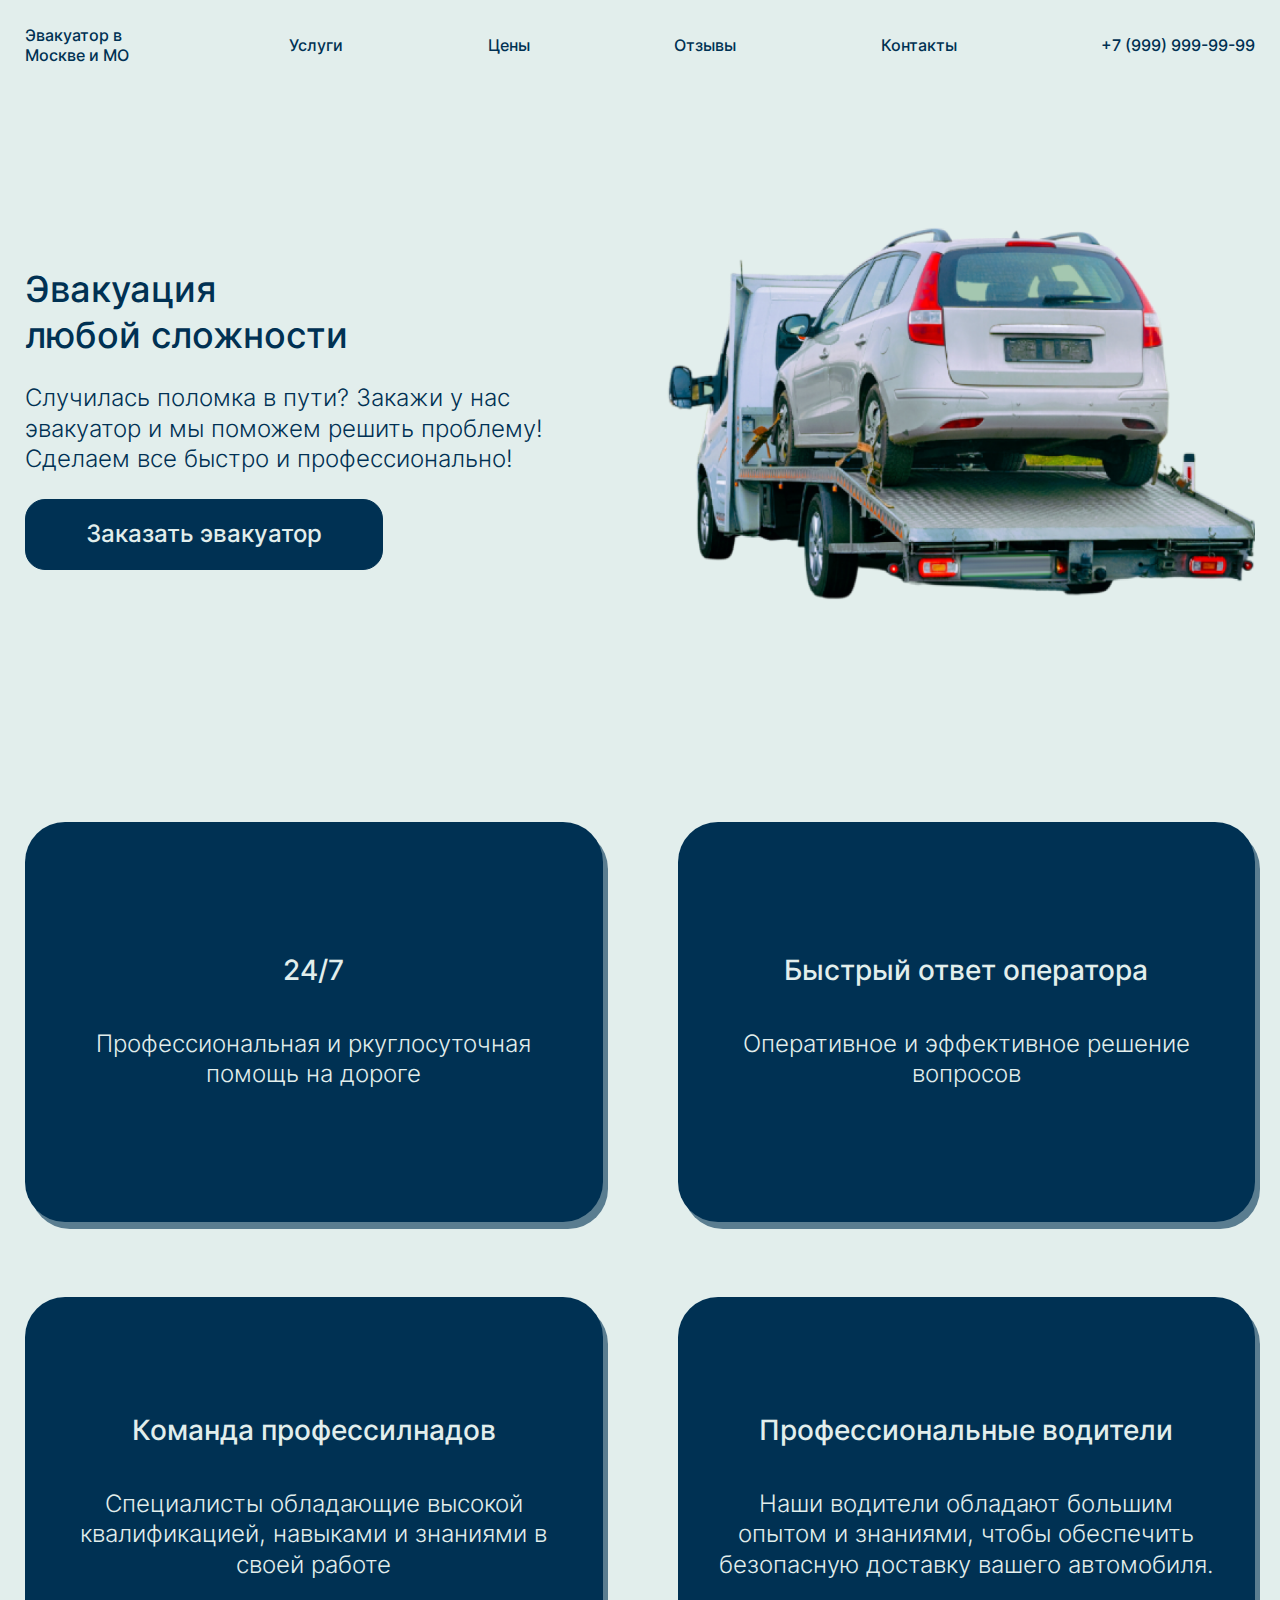
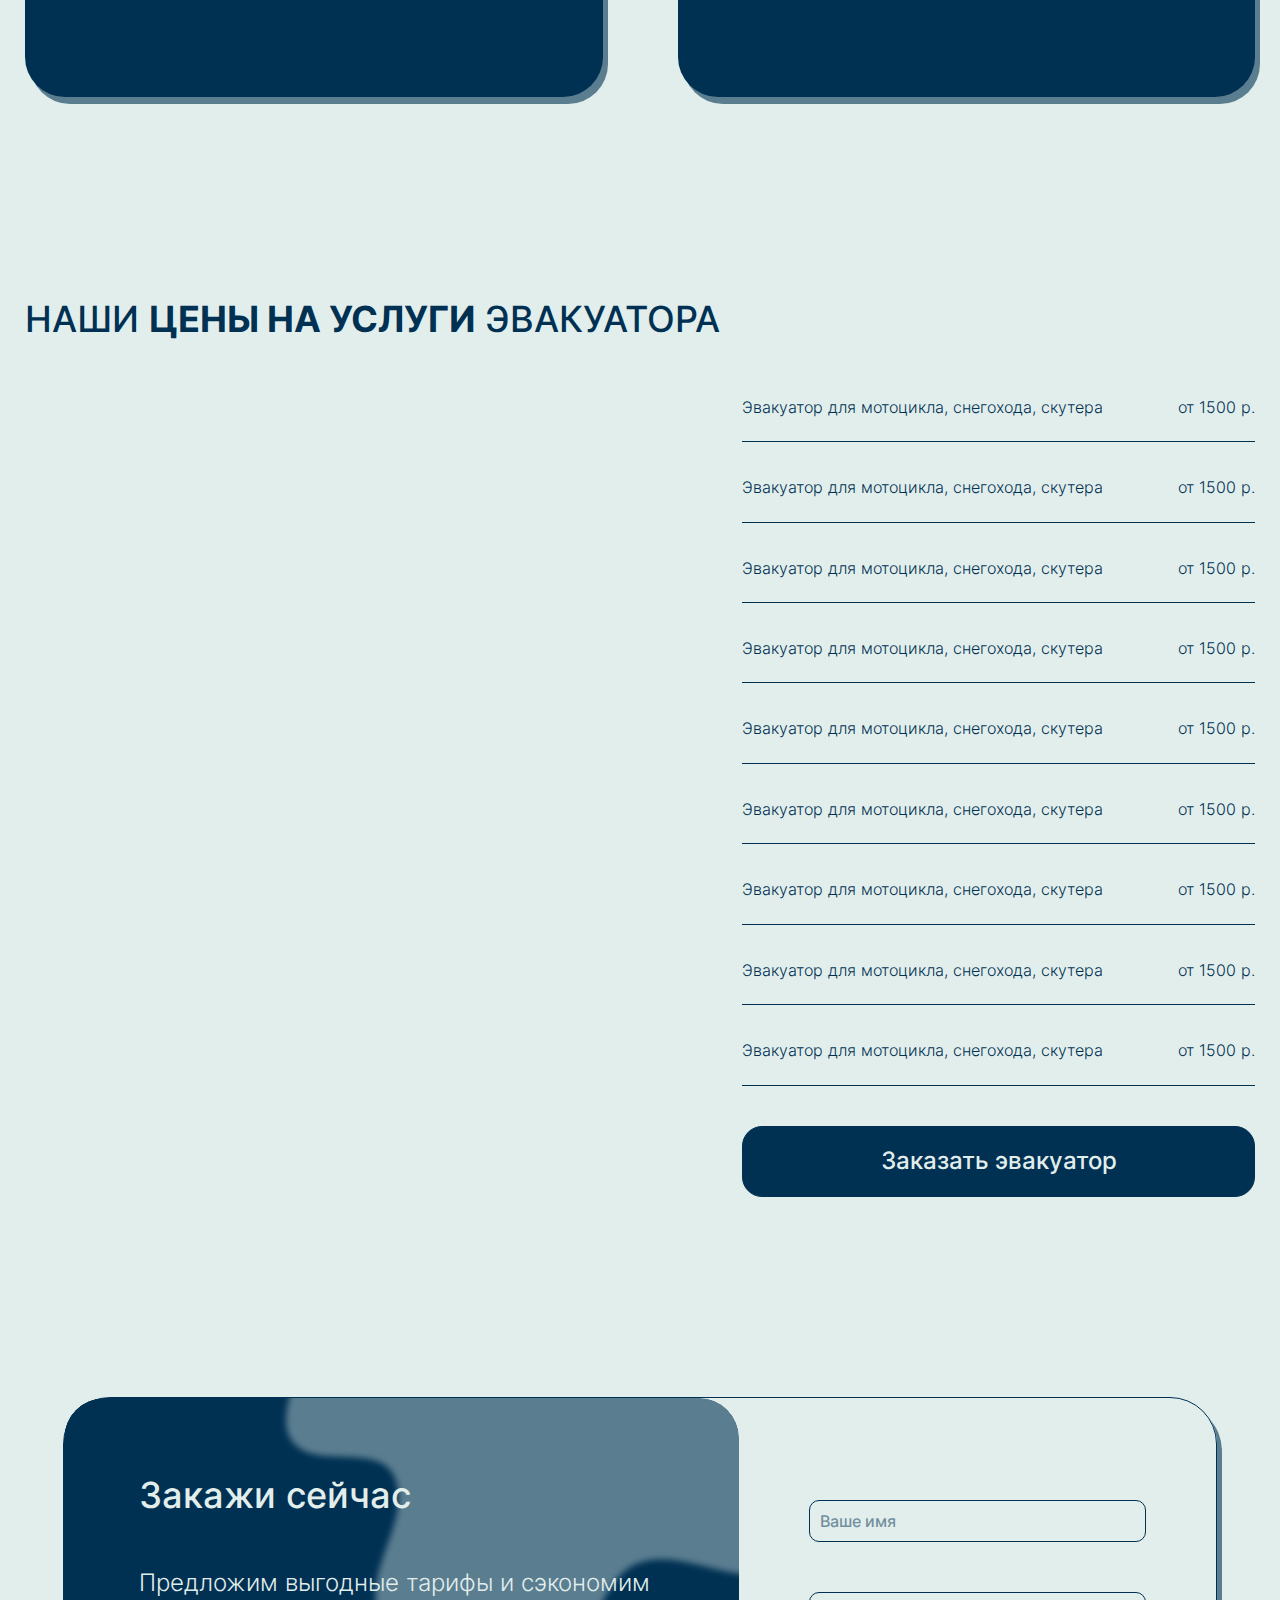
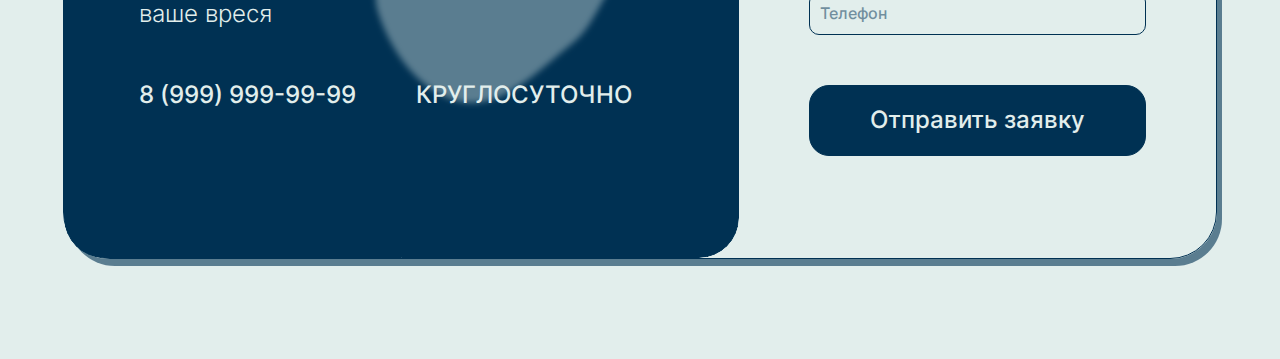
<file: index.html>
<!DOCTYPE html>
<html lang="ru">

<head>
    <meta charset="UTF-8">
    <meta name="viewport" content="width=device-width, initial-scale=1.0">
    <link rel="stylesheet" href="css/style.css">
    <title>Эвакуаторы в Москве и Московской области. Недорогие эвакуаторы для любых видов техники.</title>
    <meta name="description" content="Надежная компания по эвакуации машин в Москве и Московской области. Мы предлагаем круглосуточную услугу эвакуации по доступным ценам. Наша команда специалистов быстро и профессионально освободит ваше автомобиль от непредвиденных ситуаций на дороге. Звоните нам прямо сейчас и оставьте ваше транспортное средство в надежных руках."
    />
    <meta name="keywords" content="эвакуация машин Москва, эвакуация автомобилей Московская область, эвакуация недорого, эвакуация транспорта, автоспасательная служба, эвакуация на трассе, аварийная эвакуация, услуги эвакуации, компания по эвакуации, автоэвакуация, автовытаскивание, транспортное буксирование, эвакуаторы Москва, недорогая эвакуация, аварийная помощь на дорогах"
    />
    <meta name="robots" content="index, follow">
    <meta property="og:type" content="website">
    <meta property="og:title" content="Эвакуаторы в Москве и Московской области. Недорогие эвакуаторы для любых видов техники.">
    <meta property="og:discription" content="Надежная компания по эвакуации машин в Москве и Московской области. Мы предлагаем круглосуточную услугу эвакуации по доступным ценам. Наша команда специалистов быстро и профессионально освободит ваше автомобиль от непредвиденных ситуаций на дороге. Звоните нам прямо сейчас и оставьте ваше транспортное средство в надежных руках.">
    <meta property="og:url" content="https://trplsx.github.io/towtruck/">
    <meta property="og:img" content="img/Header/1.png">

</head>

<body>

    <header class="header">
        <div class="header__inner container">
            <nav class="header__menu ">
                <ul class="header__menu-list">
                    <li class="header__menu-item .visible-mobile-transparent">
                        <a href="" class="header__menu-link item-1">Эвакуатор в Москве и МО</a>
                    </li>
                    <li class="header__menu-item hidden-mobile">
                        <a href="#services" class="header__menu-link">Услуги</a>
                    </li>
                    <li class="header__menu-item hidden-mobile">
                        <a href="#services" class="header__menu-link">Цены</a>
                    </li>
                    <li class="header__menu-item hidden-mobile">
                        <a href="" class="header__menu-link">Отзывы</a>
                    </li>
                    <li class="header__menu-item hidden-mobile">
                        <a href="#cta" class="header__menu-link">Контакты</a>
                    </li>
                    <li class="header__menu-item hidden-mobile">
                        <a href="tel:+79776265897" class="header__menu-link">+7 (999) 999-99-99</a>
                    </li>
                </ul>
                <button class="button__burger-menu burger-button visible-mobile" onclick="mobileOverLay.showModal()">
                    <span class="visually-hidden">Open navigation menu</span>
                </button>
            </nav>

        </div>
    </header>

    <main class="content">
        <section class="section container">
            <div class="section__body">
                <div class="hero">
                    <div class="hero__main">
                        <div class="hero__body">
                            <h1 class="hero__title">Эвакуация<br> любой сложности</h1>
                            <div class="hero__discr">
                                <p>Случилась поломка в пути? Закажи у нас эвакуатор и мы поможем решить проблему! Сделаем все быстро и профессионально!</p>
                            </div>
                            <button class="hero__button button">Заказать эвакуатор</button>
                        </div>
                        <img src="img/Header/1.png" alt="" class="hero__img" width="860" height="560" loading="lazy">
                    </div>
                </div>
            </div>
        </section>

        <section class="section container">
            <div class="section__body">
                <div class="benefits">
                    <ul class="benefits__list">
                        <li class="benefits__item">
                            <article class="benefits-card">
                                <h1 class="benefits-card__title">24/7</h1>
                                <div class="benefits-card__disr">
                                    <p>Профессиональная и ркуглосуточная помощь на дороге</p>
                                </div>
                            </article>
                        </li>
                        <li class="benefits__item">
                            <article class="benefits-card">
                                <h1 class="benefits-card__title">Быстрый ответ оператора</h1>
                                <div class="benefits-card__disr">
                                    <p>Оперативное и эффективное решение вопросов</p>
                                </div>
                            </article>
                        </li>
                        <li class="benefits__item">
                            <article class="benefits-card">
                                <h1 class="benefits-card__title">Команда профессилнадов</h1>
                                <div class="benefits-card__disr">
                                    <p>Специалисты обладающие высокой квалификацией, навыками и знаниями в своей работе</p>
                                </div>
                            </article>
                        </li>
                        <li class="benefits__item">
                            <article class="benefits-card">
                                <h1 class="benefits-card__title">Профессиональные водители</h1>
                                <div class="benefits-card__disr">
                                    <p>Наши водители обладают большим опытом и знаниями, чтобы обеспечить безопасную доставку вашего автомобиля.</p>
                                </div>
                            </article>
                        </li>
                    </ul>
                </div>
            </div>
        </section>

        <section class="section container">
            <div class="section__body">
                <div class="services" id="services">
                    <h1 class="services__title">НАШИ <b>ЦЕНЫ НА УСЛУГИ</b> ЭВАКУАТОРА</h1>
                    <div class="services__info">
                        <ul class="services__list">
                            <li class="services__item">
                                <div class="services__discr">
                                    <p>Эвакуатор для мотоцикла, снегохода, скутера</p>
                                    <p>от 1500 р.</p>
                                </div>
                            </li>
                            <li class="services__item">
                                <div class="services__discr">
                                    <p>Эвакуатор для мотоцикла, снегохода, скутера</p>
                                    <p>от 1500 р.</p>
                                </div>
                            </li>
                            <li class="services__item">
                                <div class="services__discr">
                                    <p>Эвакуатор для мотоцикла, снегохода, скутера</p>
                                    <p>от 1500 р.</p>
                                </div>
                            </li>
                            <li class="services__item">
                                <div class="services__discr">
                                    <p>Эвакуатор для мотоцикла, снегохода, скутера</p>
                                    <p>от 1500 р.</p>
                                </div>
                            </li>
                            <li class="services__item">
                                <div class="services__discr">
                                    <p>Эвакуатор для мотоцикла, снегохода, скутера</p>
                                    <p>от 1500 р.</p>
                                </div>
                            </li>
                            <li class="services__item">
                                <div class="services__discr">
                                    <p>Эвакуатор для мотоцикла, снегохода, скутера</p>
                                    <p>от 1500 р.</p>
                                </div>
                            </li>
                            <li class="services__item">
                                <div class="services__discr">
                                    <p>Эвакуатор для мотоцикла, снегохода, скутера</p>
                                    <p>от 1500 р.</p>
                                </div>
                            </li>
                            <li class="services__item">
                                <div class="services__discr">
                                    <p>Эвакуатор для мотоцикла, снегохода, скутера</p>
                                    <p>от 1500 р.</p>
                                </div>
                            </li>
                            <li class="services__item">
                                <div class="services__discr">
                                    <p>Эвакуатор для мотоцикла, снегохода, скутера</p>
                                    <p>от 1500 р.</p>
                                </div>
                            </li>
                        </ul>
                        <button class="services__button button">Заказать эвакуатор</button>
                    </div>

                </div>
            </div>
        </section>

        <section class="section container">
            <div class="section__body">
                <div class="cta" id="cta">
                    <span>
                        <div class="cta__card">
                            <h1 class="cta__title">Закажи сейчас</h1>
                            <p class="cta__discr">Предложим выгодные тарифы и сэкономим ваше вреся</p>
                            <div class="row">
                                <p class="cta__discr"><b>8 (999) 999-99-99</b></p>
                                <p class="cta__discr"><b>КРУГЛОСУТОЧНО</b></p>
                            </div>
    
                        </div>
                        <div class="cta__form">
                            <form action="" class="cta__form-list" id="form">
                                <input type="text" id="name" name="name" placeholder="Ваше имя" autocomplete="name" required="">
                                <input type="tel" id="phone" name="phone" placeholder="Телефон" minlength="18" pattern="[\+]\d{1}\s[\(]\d{3}[\)]\s\d{3}[\-]\d{2}[\-]\d{2}" autocomplete="tel" required="">
                                <!-- <input type="submit" value="Отправить заявку" class="button" onclick="alert('Заявка отправлена! В скором времени с вами свяжется менеджер!')"> -->
                                <button type="submit" class="button" id="buttonAlert">Отправить заявку</button>
                            </form>
                        </div>
                    </span>

                </div>
            </div>
        </section>
    </main>

    <dialog class="mobile-overlay visible-mobile" id="mobileOverLay">
        <form class="mobile-overlay__close-button-wrapper" method="dialog">
            <button class="mobile-overlay__close-button cross-button" type="submit">
                <span class="visually-hidden">Close navigation menu</span>
            </button>
        </form>
        <div class="mobile-overlay__body">
            <ul class="mobile-overlay__list">
                <li class="mobile-overlay__item">
                    <a href="#services" class="mobile-overlay__link" onclick="mobileOverLay.close()">Услуги</a>
                </li>
                <li class="mobile-overlay__item">
                    <a href="#services" class="mobile-overlay__link" onclick="mobileOverLay.close()">Цены</a>
                </li>
                <li class="mobile-overlay__item">
                    <a href="" class="mobile-overlay__link" onclick="mobileOverLay.close()">Отзывы</a>
                </li>
                <li class="mobile-overlay__item">
                    <a href="#cta" class="mobile-overlay__link" onclick="mobileOverLay.close()">Контакты</a>
                </li>
                <li class="mobile-overlay__item">
                    <a href="tel:+79776265897" class="mobile-overlay__link">+7 (977) 626-58-97</a>
                </li>

            </ul>
        </div>
    </dialog>


    <script src="js/script.js"></script>
</body>


</html>
</file>
<file: css/style.css>
@charset "UTF-8";
/**
  Нормализация блочной модели
 */
*,
*::before,
*::after {
  box-sizing: border-box;
}

/**
   Убираем внутренние отступы слева тегам списков,
   у которых есть атрибут class
  */
:where(ul, ol):where([class]) {
  padding-left: 0;
}

/**
   Убираем внешние отступы body и двум другим тегам,
   у которых есть атрибут class
  */
body,
:where(blockquote, figure):where([class]) {
  margin: 0;
}

/**
   Убираем внешние отступы вертикали нужным тегам,
   у которых есть атрибут class
  */
:where(h1, h2, h3, h4, h5, h6, p, ul, ol, dl):where([class]) {
  margin-block: 0;
}

:where(dd[class]) {
  margin-left: 0;
}

:where(fieldset[class]) {
  margin-left: 0;
  padding: 0;
  border: none;
}

/**
   Убираем стандартный маркер маркированному списку,
   у которого есть атрибут class
  */
:where(ul[class]) {
  list-style: none;
}

/**
   Обнуляем вертикальные внешние отступы параграфа,
   объявляем локальную переменную для внешнего отступа вниз,
   чтобы избежать взаимодействие с более сложным селектором
  */
p {
  --paragraphMarginBottom: 24px;
  margin-block: 0;
}

/**
   Внешний отступ вниз для параграфа без атрибута class,
   который расположен не последним среди своих соседних элементов
  */
p:where(:not([class]):not(:last-child)) {
  margin-bottom: var(--paragraphMarginBottom);
}

/**
   Упрощаем работу с изображениями
  */
img {
  display: block;
  max-width: 100%;
}

/**
   Наследуем свойства шрифт для полей ввода
  */
input,
textarea,
select,
button {
  font: inherit;
}

input:focus,
input:active,
button:focus,
button:active {
  outline: none;
}

html {
  /**
   Пригодится в большинстве ситуаций
   (когда, например, нужно будет "прижать" футер к низу сайта)
  */
  height: 100%;
  /**
   Плавный скролл
  */
  scroll-behavior: smooth;
}

body {
  /**
   Пригодится в большинстве ситуаций
   (когда, например, нужно будет "прижать" футер к низу сайта)
  */
  min-height: 100%;
  /**
   Унифицированный интерлиньяж
  */
  line-height: 1.5;
}

/**
   Приводим к единому цвету svg-элементы
  */
svg *[fill] {
  fill: currentColor;
}

svg *[stroke] {
  stroke: currentColor;
}

/**
   Чиним баг задержки смены цвета при взаимодействии с svg-элементами
  */
svg * {
  transition-property: fill, stroke;
}

/**
   Удаляем все анимации и переходы для людей,
   которые предпочитают их не использовать
  */
@media (prefers-reduced-motion: reduce) {
  * {
    animation-duration: 0.01ms !important;
    animation-iteration-count: 1 !important;
    transition-duration: 0.01ms !important;
    scroll-behavior: auto !important;
  }
}
:root {
  --color-main: #003153;
  --color-accent: #E2EEEC;
  --color-alt: #5A7D90;
  --border: 1px solid var(--color-main);
  --shadow: 5px 7px 0 0 var(--color-alt);
  --font-family-base: "Inter", sans-serif;
  --container-width: 1728px;
  --container-padding-x: 25px;
  --section-padding-y: 100px;
  --imput-height: 55px;
  --button-height: 71px;
  --transition-duration: .2s;
}
@media (max-width: 767px) {
  :root {
    --section-padding-y: 50px;
  }
}

@font-face {
  font-family: "Inter";
  src: url(../fonts/Inter-Thin.woff2) format("woff2");
  font-weight: 100;
  font-style: normal;
  font-display: swap;
}
@font-face {
  font-family: "Inter";
  src: url(../fonts/Inter-ExtraLight.woff2) format("woff2");
  font-weight: 200;
  font-style: normal;
  font-display: swap;
}
@font-face {
  font-family: "Inter";
  src: url(../fonts/Inter-Light.woff2) format("woff2");
  font-weight: 300;
  font-style: normal;
  font-display: swap;
}
@font-face {
  font-family: "Inter";
  src: url(../fonts/Inter-Regular.woff2) format("woff2");
  font-weight: 400;
  font-style: normal;
  font-display: swap;
}
@font-face {
  font-family: "Inter";
  src: url(../fonts/Inter-Medium.woff2) format("woff2");
  font-weight: 500px;
  font-style: normal;
  font-display: swap;
}
@font-face {
  font-family: "Inter";
  src: url(../fonts/Inter-SemiBold.woff2) format("woff2");
  font-weight: 600;
  font-style: normal;
  font-display: swap;
}
@font-face {
  font-family: "Inter";
  src: url(../fonts/Inter-Bold.woff2) format("woff2");
  font-weight: 700;
  font-style: normal;
  font-display: swap;
}
@font-face {
  font-family: "Inter";
  src: url(../fonts/Inter-ExtraBold.woff2) format("woff2");
  font-weight: 800;
  font-style: normal;
  font-display: swap;
}
.container {
  max-width: var(--container-width);
  margin-inline: auto;
  padding-inline: var(--container-padding-x);
}

.visually-hidden {
  position: absolute !important;
  width: 1px !important;
  height: 1px !important;
  margin: -1px !important;
  border: 0 !important;
  padding: 0 !important;
  white-space: nowrap !important;
  -webkit-clip-path: inset(100%) !important;
          clip-path: inset(100%) !important;
  clip: rect(0 0 0 0) !important;
  overflow: hidden !important;
}

@media (max-width: 767px) {
  .hidden-mobile {
    display: none !important;
  }
}

@media (min-width: 768px) {
  .visible-mobile {
    display: none !important;
  }
}

@media (min-width: 768px) {
  .visible-mobile-transparent {
    display: none !important;
  }
}

body {
  font-family: var(--font-family-base);
  line-height: 1.28;
  color: var(--color-main);
  background-color: var(--color-accent);
}

a,
button,
input,
textarea,
svg * {
  transition-duration: var(--transition-duration);
}

a {
  text-decoration: none;
  color: inherit;
}

h1 {
  font-size: clamp(32px, 2.7777777778vw, 48px);
  font-weight: 400;
}

p {
  font-size: clamp(20px, 1.8518518519vw, 32px);
  font-weight: 300;
}

.button {
  display: inline-flex;
  justify-content: center;
  align-items: center;
  height: var(--button-height);
  padding-inline: 60px;
  font-size: 24px;
  background-color: var(--color-main);
  color: var(--color-accent);
  border: var(--border);
  border-radius: 20px;
}
@media (hover: hover) {
  .button:hover {
    background-color: var(--color-accent);
    color: var(--color-main);
  }
}
@media (hover: none) {
  .button:active {
    background-color: var(--color-accent);
    color: var(--color-main);
  }
}

input {
  background: var(--color-accent);
  border: var(--border);
  color: var(--color-accent);
  padding: 10px;
  border-radius: 10px;
}
input :focus {
  border: none;
}

.burger-button {
  padding: 0;
  background-color: transparent;
  border: none;
  width: 48px;
  aspect-ratio: 1;
  position: relative;
}
.burger-button::after {
  position: absolute;
  top: 50%;
  left: 50%;
  translate: -50% -50%;
  content: "";
  width: 50%;
  height: 2px;
  background-color: var(--color-main);
  box-shadow: 0 -8px var(--color-main), 0 8px var(--color-main);
}

.header {
  padding-top: 50px;
}
@media (max-width: 1280px) {
  .header {
    padding-top: 25px;
  }
}
@media (max-width: 767px) {
  .header {
    padding-top: 10px;
  }
}
.header__menu {
  font-size: 20px;
}
@media (max-width: 767px) {
  .header__menu {
    display: flex;
    justify-content: space-between;
  }
}
.header__menu-list {
  display: flex;
  align-items: center;
  -moz-column-gap: 170px;
       column-gap: 170px;
  justify-content: space-between;
}
@media (max-width: 1280px) {
  .header__menu-list {
    -moz-column-gap: 75px !important;
         column-gap: 75px !important;
    font-size: 16px;
  }
}
@media (max-width: 1023px) {
  .header__menu-list {
    -moz-column-gap: 50px !important;
         column-gap: 50px !important;
    font-size: 14px;
  }
}
.header__menu-list .item-1 {
  width: 132px;
}
@media (max-width: 1280px) {
  .header__menu-list .item-1 {
    width: 120px;
  }
}
.header__menu-link {
  position: relative;
  display: flex;
  align-items: center;
}
@media (hover: hover) {
  .header__menu-link:hover::after {
    width: 100%;
  }
}
@media (hover: none) {
  .header__menu-link:active::after {
    width: 100%;
  }
}
.header__menu-link::after {
  content: "";
  position: absolute;
  top: 100%;
  left: 50%;
  translate: -50%;
  width: 0;
  height: 2px;
  background-color: currentColor;
  transition-duration: inherit;
}

@media (max-width: 1523px) {
  .header__menu-list {
    -moz-column-gap: 120px;
         column-gap: 120px;
  }
}
.cross-button {
  padding: 0;
  background-color: transparent;
  border: none;
  width: 48px;
  aspect-ratio: 1;
  position: relative;
}
@media (hover: hover) {
  .cross-button:hover {
    background-color: var(--color-main);
  }
}
@media (hover: none) {
  .cross-button:active {
    background-color: var(--color-main);
  }
}
.cross-button::before, .cross-button::after {
  content: "";
  position: absolute;
  top: 50%;
  left: 7px;
  width: 60%;
  height: 2px;
  background-color: var(--color-main);
}
.cross-button::before {
  rotate: 45deg;
}
.cross-button::after {
  rotate: -45deg;
}

.mobile-overlay {
  width: 100%;
  height: 100%;
  margin: 0;
  border: none;
  padding: 9px 22.5px;
  background: var(--color-accent);
  color: var(--color-main);
}
.mobile-overlay:modal {
  max-width: 100%;
  max-height: 100%;
}
.mobile-overlay__close-button-wrapper {
  display: flex;
  justify-content: end;
}
.mobile-overlay__list {
  display: flex;
  justify-content: center;
  align-items: center;
  flex-direction: column;
  row-gap: 50px;
  min-height: 80vh;
}

.section {
  padding-block: var(--section-padding-y);
}

.hero {
  display: flex;
  flex-direction: column;
  padding-top: 100px;
}
@media (max-width: 1280px) {
  .hero {
    padding-top: 50px;
  }
}
@media (max-width: 767px) {
  .hero {
    padding-top: 0;
  }
}
.hero__main {
  display: flex;
  justify-content: space-between;
  align-items: center;
  -moz-column-gap: 30px;
       column-gap: 30px;
}
@media (max-width: 767px) {
  .hero__main {
    flex-direction: column;
    align-items: start;
  }
}
@media (max-width: 767px) {
  .hero__title {
    order: -3;
    margin-bottom: 30px;
  }
}
@media (max-width: 767px) {
  .hero__discr {
    order: -2;
    margin-bottom: 30px;
  }
}
.hero__body {
  display: flex;
  flex-direction: column;
  align-items: start;
  max-width: 633px;
  row-gap: 25px;
}
@media (max-width: 767px) {
  .hero__body {
    display: contents;
  }
}
@media (max-width: 1523px) {
  .hero__img {
    max-width: 50%;
    height: auto;
  }
}
@media (max-width: 1023px) {
  .hero__img {
    max-width: 45%;
    height: auto;
  }
}
@media (max-width: 767px) {
  .hero__img {
    order: -1;
    width: 100%;
    max-width: 100%;
    margin-bottom: 30px;
  }
}
@media (max-width: 767px) {
  .hero__button {
    width: 100%;
    margin-inline: auto;
  }
}

.benefits__list {
  display: grid;
  grid-template-columns: 1fr 1fr;
  gap: 150px 150px;
}
@media (max-width: 1523px) {
  .benefits__list {
    gap: 75px 75px;
  }
}
@media (max-width: 1023px) {
  .benefits__list {
    gap: 50px 50px;
  }
}
@media (max-width: 767px) {
  .benefits__list {
    grid-template-columns: 1fr;
    gap: 30px;
  }
}

.benefits-card {
  min-height: 400px;
  display: flex;
  flex-direction: column;
  justify-content: center;
  align-items: center;
  text-align: center;
  row-gap: 50px;
  background-color: var(--color-main);
  color: var(--color-accent);
  padding: 50px;
  box-shadow: var(--shadow);
  border-radius: 40px;
}
@media (max-width: 1280px) {
  .benefits-card {
    padding: 40px;
    row-gap: 40px;
  }
}
@media (max-width: 767px) {
  .benefits-card {
    min-height: 200px;
    padding: 20px;
    row-gap: 20px;
  }
}
.benefits-card__title {
  font-size: 36px;
}
@media (max-width: 1280px) {
  .benefits-card__title {
    font-size: 28px;
  }
}
@media (max-width: 1023px) {
  .benefits-card__title {
    font-size: 24px;
  }
}
.benefits-card__discr {
  font-size: 32px;
}
@media (max-width: 1280px) {
  .benefits-card__discr {
    font-size: 24px;
  }
}
@media (max-width: 1023px) {
  .benefits-card__discr {
    font-size: 20px;
  }
}

.services {
  display: flex;
  justify-content: space-between;
}
@media (max-width: 1023px) {
  .services {
    flex-direction: column;
  }
}
.services__info {
  display: flex;
  flex-direction: column;
  row-gap: 40px;
}
.services__list {
  margin-top: 100px;
  display: flex;
  flex-direction: column;
  row-gap: 35px;
}
@media (max-width: 767px) {
  .services__list {
    margin-top: 25px;
  }
}
.services__item {
  border-bottom: var(--border);
}
.services__discr {
  display: flex;
  justify-content: space-between;
  -moz-column-gap: 100px;
       column-gap: 100px;
}
@media (max-width: 1280px) {
  .services__discr {
    -moz-column-gap: 75px;
         column-gap: 75px;
  }
}
@media (max-width: 1023px) {
  .services__discr {
    -moz-column-gap: 30px;
         column-gap: 30px;
  }
}
@media (max-width: 767px) {
  .services__discr {
    -moz-column-gap: 15px;
         column-gap: 15px;
  }
}
.services__discr P {
  font-size: 20px;
}
@media (max-width: 1280px) {
  .services__discr P {
    font-size: 16px;
  }
}
@media (max-width: 1023px) {
  .services__discr P {
    font-size: 20px;
  }
}
@media (max-width: 767px) {
  .services__discr P {
    font-size: 12px;
  }
}

.cta {
  display: flex;
  align-items: center;
  justify-content: center;
}
.cta span {
  display: flex;
  flex-direction: row;
  align-items: center;
  box-shadow: var(--shadow);
  border-radius: 47px;
  border: var(--border);
}
@media (max-width: 1023px) {
  .cta span {
    flex-direction: column;
  }
}
.cta__card {
  width: 675px;
  height: 460px;
  padding: 75px;
  border-radius: 40px;
  background-image: url(../img/Cta/1.svg);
  background-size: cover;
  color: var(--color-accent);
}
@media (max-width: 767px) {
  .cta__card {
    width: 100%;
    height: 400px;
    padding: 45px;
  }
}
.cta__card img {
  float: right;
}
.cta__title {
  padding-bottom: 50px;
}
.cta__discr {
  font-size: 24px;
  padding-bottom: 50px;
}
@media (max-width: 767px) {
  .cta__discr {
    padding-bottom: 30px;
  }
}
.cta__form-list {
  display: flex;
  flex-direction: column;
  row-gap: 50px;
  padding: 70px;
}
@media (max-width: 767px) {
  .cta__form-list {
    padding: 50px;
  }
}
.cta__form-list input {
  color: var(--color-main);
}
.cta__form-list input::-moz-placeholder {
  color: var(--color-main);
  opacity: 0.5;
}
.cta__form-list input::placeholder {
  color: var(--color-main);
  opacity: 0.5;
}

.row {
  display: flex;
  flex: 1 1 50%;
  -moz-column-gap: 60px;
       column-gap: 60px;
}
@media (max-width: 767px) {
  .row {
    flex-direction: column;
  }
}/*# sourceMappingURL=style.css.map */
</file>
